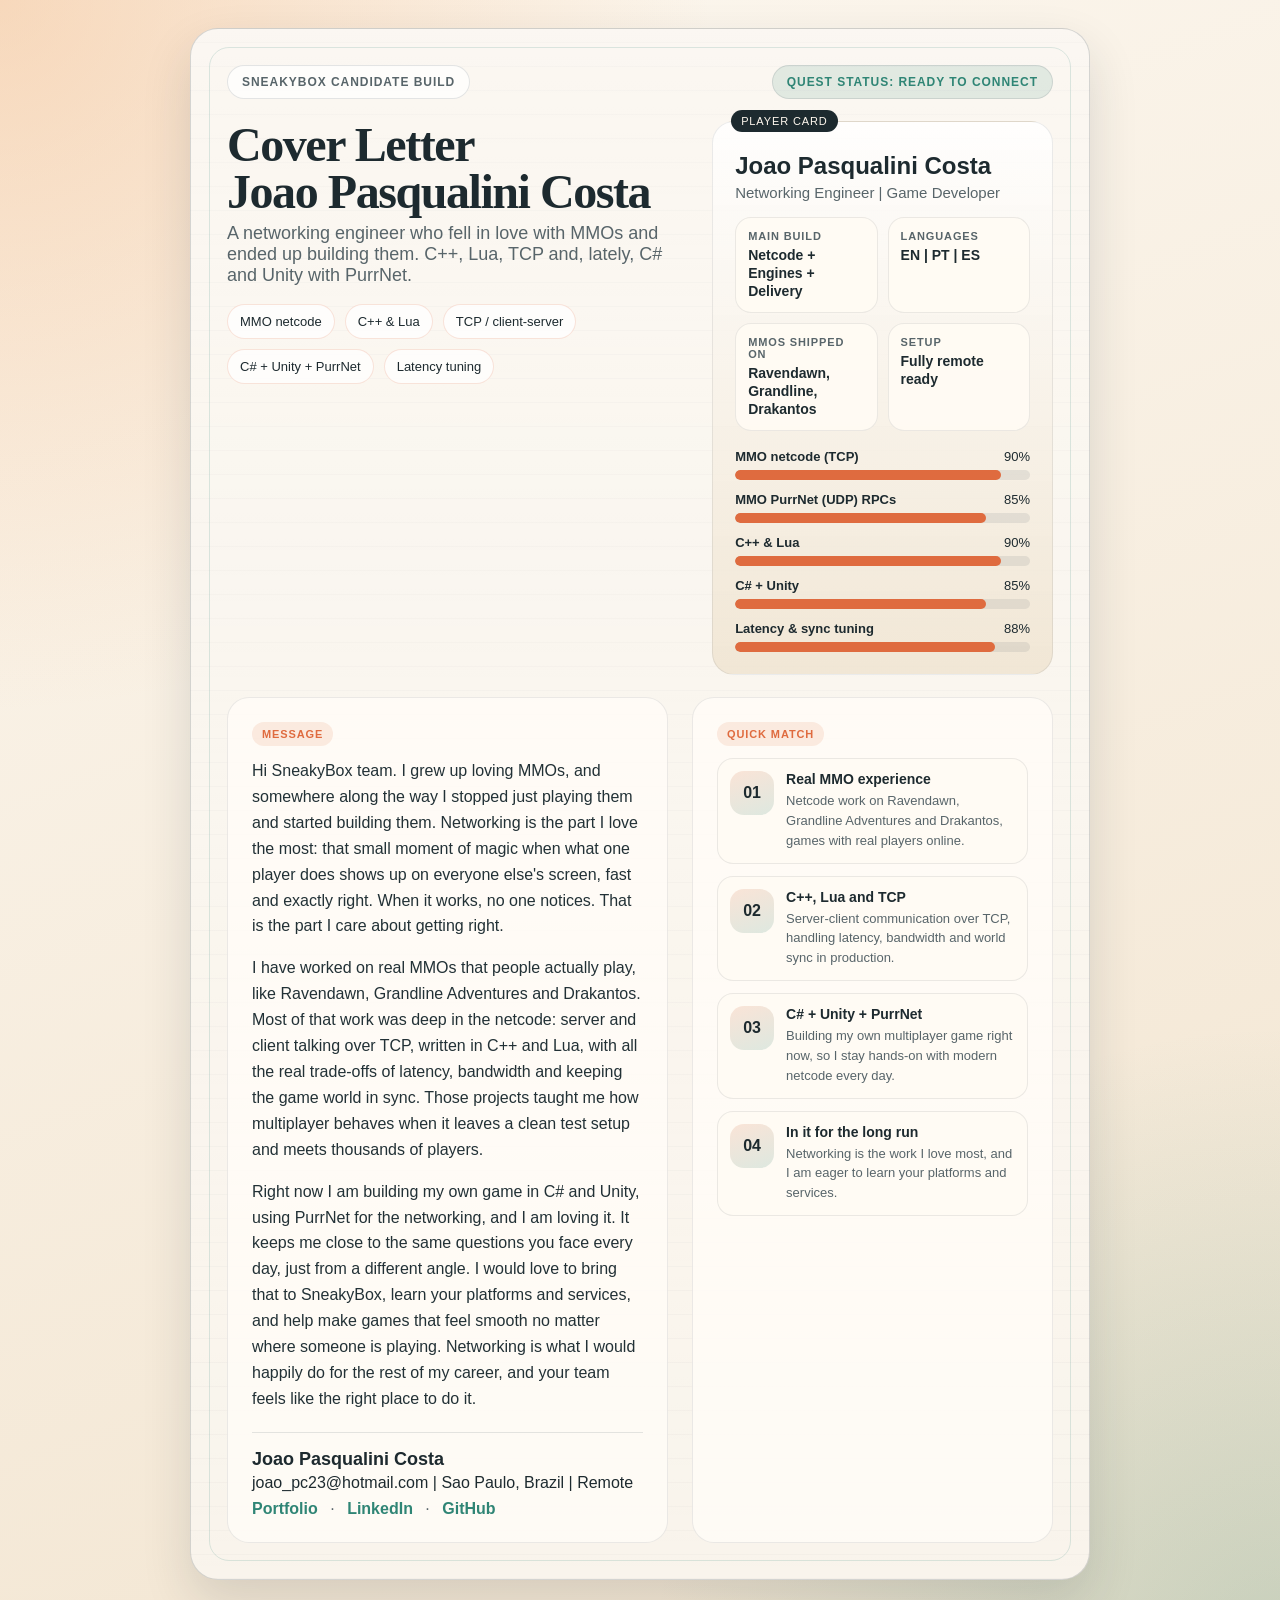
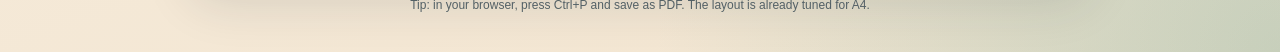
<file: sneakybox_cover_letter.html>
<!DOCTYPE html>
<html lang="en">
<head>
  <meta charset="UTF-8" />
  <meta name="viewport" content="width=device-width, initial-scale=1.0" />
  <title>Cover Letter | Joao Pasqualini Costa | SneakyBox</title>
  <style>
    :root {
      --paper: #f8f2e8;
      --paper-strong: #efe4d1;
      --ink: #1d2a2f;
      --muted: #58656a;
      --accent: #df6b3f;
      --accent-soft: #f1b37d;
      --accent-2: #2f8575;
      --line: #d7c6ae;
      --panel: rgba(255, 251, 244, 0.92);
      --shadow: rgba(29, 42, 47, 0.14);
    }

    * {
      box-sizing: border-box;
    }

    html,
    body {
      margin: 0;
      padding: 0;
      background:
        radial-gradient(circle at top left, rgba(241, 179, 125, 0.45), transparent 34%),
        radial-gradient(circle at bottom right, rgba(47, 133, 117, 0.22), transparent 30%),
        linear-gradient(160deg, #fcf7ef 0%, #f2e4cf 100%);
      color: var(--ink);
      font-family: "Trebuchet MS", "Segoe UI", sans-serif;
      -webkit-print-color-adjust: exact;
      print-color-adjust: exact;
    }

    body {
      padding: 28px;
    }

    .page {
      position: relative;
      width: min(100%, 900px);
      min-height: calc(297mm - 18mm);
      margin: 0 auto;
      padding: 36px;
      background:
        linear-gradient(180deg, rgba(255, 255, 255, 0.42), rgba(255, 255, 255, 0.18)),
        repeating-linear-gradient(
          0deg,
          rgba(29, 42, 47, 0.03),
          rgba(29, 42, 47, 0.03) 1px,
          transparent 1px,
          transparent 24px
        ),
        var(--paper);
      border: 1px solid rgba(88, 101, 106, 0.24);
      border-radius: 28px;
      box-shadow: 0 22px 50px var(--shadow);
      overflow: hidden;
    }

    .page::before {
      content: "";
      position: absolute;
      inset: 18px;
      border: 1px solid rgba(47, 133, 117, 0.16);
      border-radius: 20px;
      pointer-events: none;
    }

    .topbar {
      display: flex;
      justify-content: space-between;
      align-items: center;
      gap: 16px;
      margin-bottom: 22px;
    }

    .stamp,
    .ready {
      display: inline-flex;
      align-items: center;
      gap: 8px;
      padding: 9px 14px;
      border-radius: 999px;
      background: rgba(255, 255, 255, 0.72);
      border: 1px solid rgba(88, 101, 106, 0.16);
      color: var(--muted);
      font-size: 12px;
      font-weight: 700;
      letter-spacing: 0.08em;
      text-transform: uppercase;
    }

    .ready {
      background: rgba(47, 133, 117, 0.12);
      color: var(--accent-2);
    }

    .hero {
      display: grid;
      grid-template-columns: 1.15fr 0.85fr;
      gap: 24px;
      align-items: start;
      margin-bottom: 22px;
    }

    .title {
      margin: 0 0 8px;
      font-family: Georgia, "Times New Roman", serif;
      font-size: clamp(34px, 5vw, 48px);
      line-height: 0.98;
      letter-spacing: -0.03em;
    }

    .subtitle {
      margin: 0 0 18px;
      color: var(--muted);
      font-size: 18px;
      max-width: 54ch;
    }

    .tags {
      display: flex;
      flex-wrap: wrap;
      gap: 10px;
    }

    .tag {
      padding: 9px 12px;
      border-radius: 999px;
      background: rgba(255, 255, 255, 0.74);
      border: 1px solid rgba(223, 107, 63, 0.18);
      font-size: 13px;
      color: var(--ink);
    }

    .profile-card {
      padding: 22px;
      border-radius: 22px;
      background: linear-gradient(180deg, rgba(255, 255, 255, 0.82), rgba(239, 228, 209, 0.86));
      border: 1px solid rgba(88, 101, 106, 0.12);
      position: relative;
    }

    .profile-card::before {
      content: "Player Card";
      position: absolute;
      top: -12px;
      left: 18px;
      padding: 5px 10px;
      border-radius: 999px;
      background: var(--ink);
      color: #fff8ef;
      font-size: 11px;
      letter-spacing: 0.08em;
      text-transform: uppercase;
    }

    .player-name {
      margin: 8px 0 4px;
      font-size: 24px;
      font-weight: 700;
    }

    .player-role {
      margin: 0 0 16px;
      color: var(--muted);
      font-size: 15px;
    }

    .meta {
      display: grid;
      grid-template-columns: repeat(2, minmax(0, 1fr));
      gap: 10px;
      margin-bottom: 18px;
    }

    .meta-box {
      padding: 12px;
      border-radius: 16px;
      background: var(--panel);
      border: 1px solid rgba(88, 101, 106, 0.12);
    }

    .meta-label {
      display: block;
      margin-bottom: 4px;
      font-size: 11px;
      font-weight: 700;
      letter-spacing: 0.08em;
      text-transform: uppercase;
      color: var(--muted);
    }

    .meta-value {
      font-size: 14px;
      font-weight: 700;
    }

    .skills {
      display: grid;
      gap: 12px;
    }

    .skill-row {
      display: grid;
      gap: 6px;
    }

    .skill-head {
      display: flex;
      justify-content: space-between;
      gap: 16px;
      font-size: 13px;
    }

    .skill-head strong {
      font-weight: 700;
    }

    .skill-bar {
      height: 10px;
      border-radius: 999px;
      background: rgba(88, 101, 106, 0.12);
      overflow: hidden;
    }

    .skill-fill {
      height: 100%;
      border-radius: inherit;
      background: var(--accent);
    }

    .body-grid {
      display: grid;
      grid-template-columns: 1.1fr 0.9fr;
      gap: 24px;
      margin-top: 8px;
    }

    .letter,
    .match {
      padding: 24px;
      border-radius: 22px;
      border: 1px solid rgba(88, 101, 106, 0.12);
      background: rgba(255, 252, 247, 0.84);
    }

    .section-kicker {
      display: inline-block;
      margin-bottom: 12px;
      padding: 6px 10px;
      border-radius: 999px;
      background: rgba(223, 107, 63, 0.12);
      color: var(--accent);
      font-size: 11px;
      font-weight: 700;
      letter-spacing: 0.08em;
      text-transform: uppercase;
    }

    .letter p {
      margin: 0 0 16px;
      color: #223136;
      font-size: 16px;
      line-height: 1.62;
    }

    .signature {
      margin-top: 20px;
      padding-top: 16px;
      border-top: 1px solid rgba(88, 101, 106, 0.16);
    }

    .signature strong {
      display: block;
      margin-bottom: 4px;
      font-size: 18px;
    }

    .signature .links {
      display: block;
      margin-top: 8px;
    }

    .signature .links a {
      color: var(--accent-2);
      font-weight: 700;
      text-decoration: none;
    }

    .signature .links a:hover {
      text-decoration: underline;
    }

    .signature .links .dot {
      margin: 0 8px;
      color: var(--muted);
    }

    .match-list {
      display: grid;
      gap: 12px;
      margin: 0;
      padding: 0;
      list-style: none;
    }

    .match-item {
      display: grid;
      grid-template-columns: 44px 1fr;
      gap: 12px;
      align-items: start;
      padding: 12px;
      border-radius: 16px;
      background: var(--panel);
      border: 1px solid rgba(88, 101, 106, 0.12);
    }

    .match-icon {
      display: grid;
      place-items: center;
      width: 44px;
      height: 44px;
      border-radius: 14px;
      background: linear-gradient(160deg, rgba(223, 107, 63, 0.16), rgba(47, 133, 117, 0.16));
      font-weight: 700;
      color: var(--ink);
    }

    .match-item strong {
      display: block;
      margin-bottom: 4px;
      font-size: 14px;
    }

    .match-item span {
      color: var(--muted);
      font-size: 13px;
      line-height: 1.45;
    }

    .footer {
      display: flex;
      justify-content: space-between;
      align-items: center;
      gap: 16px;
      margin-top: 24px;
      padding: 0 4px;
      color: var(--muted);
      font-size: 13px;
    }

    .footer strong {
      color: var(--ink);
    }

    .print-note {
      margin-top: 18px;
      text-align: center;
      color: var(--muted);
      font-size: 12px;
    }

    @page {
      size: A4;
      margin: 10mm;
    }

    @media (max-width: 860px) {
      body {
        padding: 14px;
      }

      .page {
        padding: 24px;
      }

      .hero,
      .body-grid {
        grid-template-columns: 1fr;
      }

      .topbar,
      .footer {
        flex-direction: column;
        align-items: flex-start;
      }
    }

    @media print {
      body {
        padding: 0;
        background: white;
      }

      .page {
        width: auto;
        min-height: auto;
        margin: 0;
        border-radius: 0;
        box-shadow: none;
        border: 0;
      }

      .print-note {
        display: none;
      }
    }
  </style>
</head>
<body>
  <main class="page">
    <div class="topbar">
      <div class="stamp">SneakyBox Candidate Build</div>
      <div class="ready">Quest Status: Ready to Connect</div>
    </div>

    <section class="hero">
      <div>
        <h1 class="title">Cover Letter<br />Joao Pasqualini Costa</h1>
        <p class="subtitle">
          A networking engineer who fell in love with MMOs and ended up building them. C++, Lua, TCP and, lately, C# and Unity with PurrNet.
        </p>

        <div class="tags">
          <span class="tag">MMO netcode</span>
          <span class="tag">C++ & Lua</span>
          <span class="tag">TCP / client-server</span>
          <span class="tag">C# + Unity + PurrNet</span>
          <span class="tag">Latency tuning</span>
        </div>
      </div>

      <aside class="profile-card">
        <p class="player-name">Joao Pasqualini Costa</p>
        <p class="player-role">Networking Engineer | Game Developer</p>

        <div class="meta">
          <div class="meta-box">
            <span class="meta-label">Main Build</span>
            <span class="meta-value">Netcode + Engines + Delivery</span>
          </div>
          <div class="meta-box">
            <span class="meta-label">Languages</span>
            <span class="meta-value">EN | PT | ES</span>
          </div>
          <div class="meta-box">
            <span class="meta-label">MMOs shipped on</span>
            <span class="meta-value">Ravendawn, Grandline, Drakantos</span>
          </div>
          <div class="meta-box">
            <span class="meta-label">Setup</span>
            <span class="meta-value">Fully remote ready</span>
          </div>
        </div>

        <div class="skills">
          <div class="skill-row">
            <div class="skill-head"><strong>MMO netcode (TCP)</strong><span>90%</span></div>
            <div class="skill-bar"><div class="skill-fill" style="width: 90%"></div></div>
          </div>
          <div class="skill-row">
            <div class="skill-head"><strong>MMO PurrNet (UDP) RPCs</strong><span>85%</span></div>
            <div class="skill-bar"><div class="skill-fill" style="width: 85%"></div></div>
          </div>
          <div class="skill-row">
            <div class="skill-head"><strong>C++ & Lua</strong><span>90%</span></div>
            <div class="skill-bar"><div class="skill-fill" style="width: 90%"></div></div>
          </div>
          <div class="skill-row">
            <div class="skill-head"><strong>C# + Unity</strong><span>85%</span></div>
            <div class="skill-bar"><div class="skill-fill" style="width: 85%"></div></div>
          </div>
          <div class="skill-row">
            <div class="skill-head"><strong>Latency & sync tuning</strong><span>88%</span></div>
            <div class="skill-bar"><div class="skill-fill" style="width: 88%"></div></div>
          </div>
        </div>
      </aside>
    </section>

    <section class="body-grid">
      <article class="letter">
        <span class="section-kicker">Message</span>
        <p>
          Hi SneakyBox team. I grew up loving MMOs, and somewhere along the way I stopped just playing them and started building them. Networking is the part I love the most: that small moment of magic when what one player does shows up on everyone else's screen, fast and exactly right. When it works, no one notices. That is the part I care about getting right.
        </p>
        <p>
          I have worked on real MMOs that people actually play, like Ravendawn, Grandline Adventures and Drakantos. Most of that work was deep in the netcode: server and client talking over TCP, written in C++ and Lua, with all the real trade-offs of latency, bandwidth and keeping the game world in sync. Those projects taught me how multiplayer behaves when it leaves a clean test setup and meets thousands of players.
        </p>
        <p>
          Right now I am building my own game in C# and Unity, using PurrNet for the networking, and I am loving it. It keeps me close to the same questions you face every day, just from a different angle. I would love to bring that to SneakyBox, learn your platforms and services, and help make games that feel smooth no matter where someone is playing. Networking is what I would happily do for the rest of my career, and your team feels like the right place to do it.
        </p>

        <div class="signature">
          <strong>Joao Pasqualini Costa</strong>
          <span>joao_pc23@hotmail.com | Sao Paulo, Brazil | Remote</span>
          <span class="links">
            <a href="https://conde2.github.io/portfolio/" target="_blank" rel="noopener">Portfolio</a>
            <span class="dot">&middot;</span>
            <a href="https://www.linkedin.com/in/joao-pasqualini-costa-9908051a0/" target="_blank" rel="noopener">LinkedIn</a>
            <span class="dot">&middot;</span>
            <a href="https://github.com/conde2/" target="_blank" rel="noopener">GitHub</a>
          </span>
        </div>
      </article>

      <aside class="match">
        <span class="section-kicker">Quick Match</span>
        <ul class="match-list">
          <li class="match-item">
            <div class="match-icon">01</div>
            <div>
              <strong>Real MMO experience</strong>
              <span>Netcode work on Ravendawn, Grandline Adventures and Drakantos, games with real players online.</span>
            </div>
          </li>
          <li class="match-item">
            <div class="match-icon">02</div>
            <div>
              <strong>C++, Lua and TCP</strong>
              <span>Server-client communication over TCP, handling latency, bandwidth and world sync in production.</span>
            </div>
          </li>
          <li class="match-item">
            <div class="match-icon">03</div>
            <div>
              <strong>C# + Unity + PurrNet</strong>
              <span>Building my own multiplayer game right now, so I stay hands-on with modern netcode every day.</span>
            </div>
          </li>
          <li class="match-item">
            <div class="match-icon">04</div>
            <div>
              <strong>In it for the long run</strong>
              <span>Networking is the work I love most, and I am eager to learn your platforms and services.</span>
            </div>
          </li>
        </ul>
      </aside>
    </section>

  </main>

  <p class="print-note">Tip: in your browser, press Ctrl+P and save as PDF. The layout is already tuned for A4.</p>
</body>
</html>
</file>
